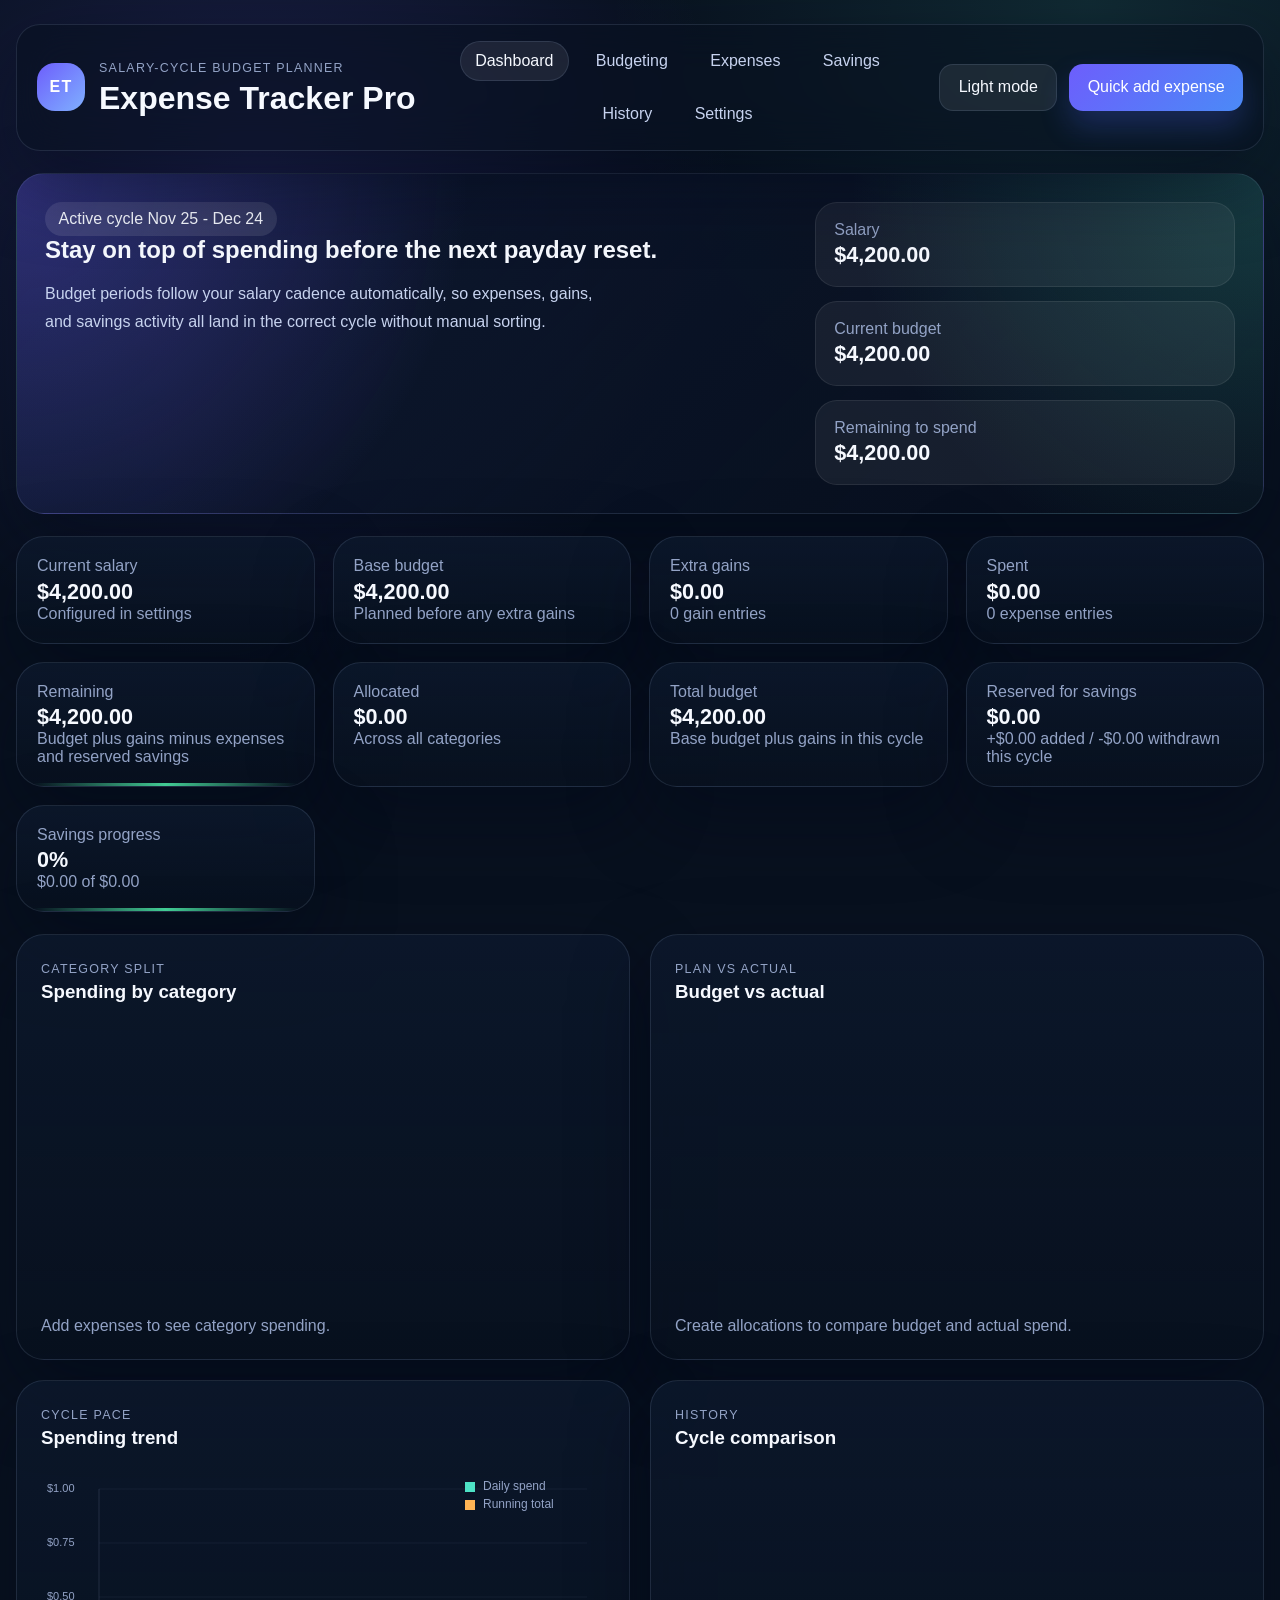
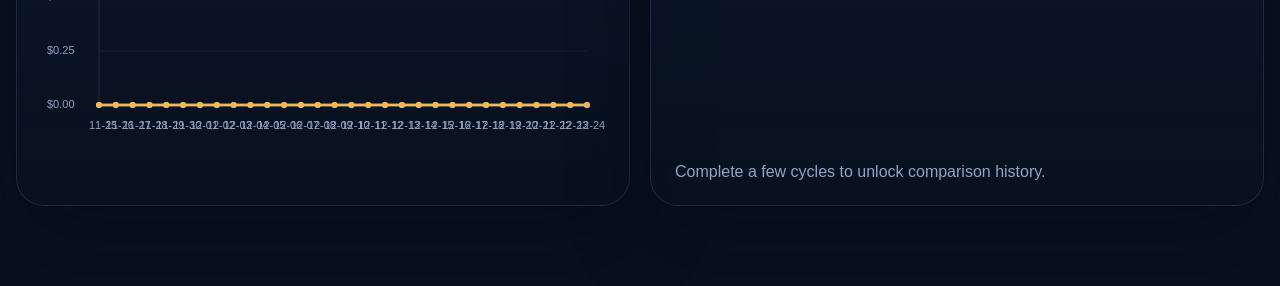
<file: index.html>
<!doctype html>
<html lang="en">
  <head>
    <meta charset="UTF-8" />
    <meta name="viewport" content="width=device-width, initial-scale=1.0" />
    <meta
      name="description"
      content="A polished salary-cycle expense tracker built with vanilla JavaScript, HTML, CSS, and localStorage."
    />
    <title>Expense Tracker Pro</title>
    <link rel="stylesheet" href="./assets/css/styles.css" />
    <script src="./assets/js/cycle.js" defer></script>
    <script src="./assets/js/defaults.js" defer></script>
    <script src="./assets/js/storage.js" defer></script>
    <script src="./assets/js/validation.js" defer></script>
    <script src="./assets/js/logic.js" defer></script>
    <script src="./assets/js/ui.js" defer></script>
    <script src="./assets/js/charts.js" defer></script>
    <script src="./assets/js/app.js" defer></script>
  </head>
  <body data-page="dashboard">
    <div id="app"></div>
    <div id="modal-root"></div>
    <div id="toast-root" aria-live="polite" aria-atomic="true"></div>
  </body>
</html>
</file>
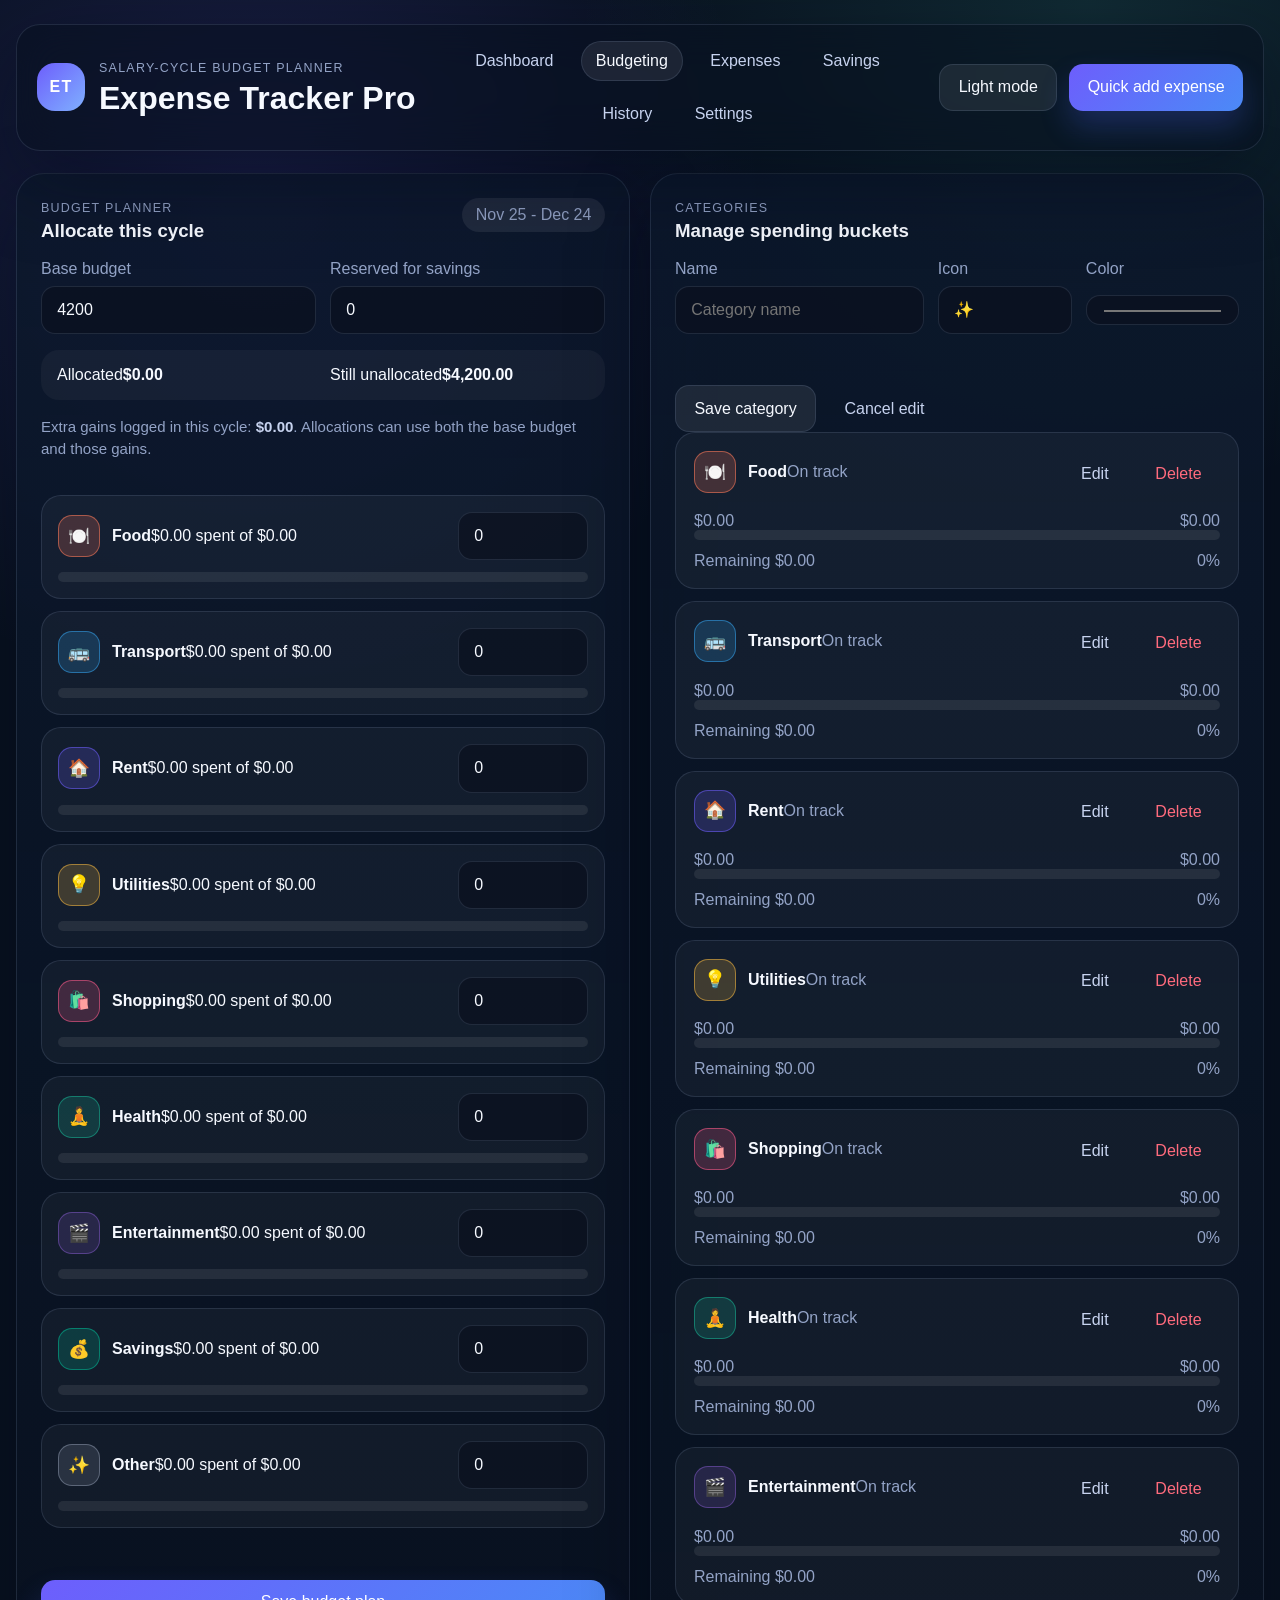
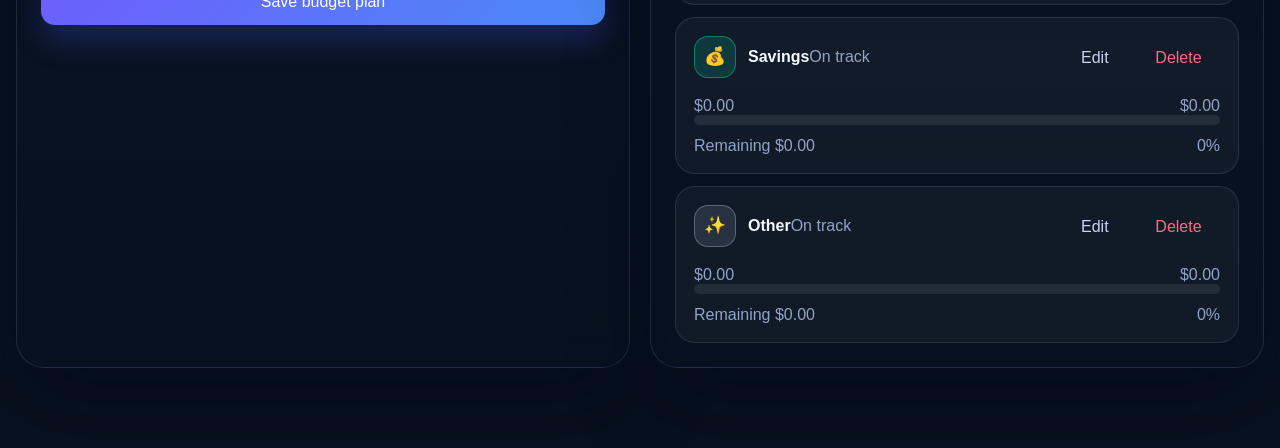
<file: budgeting.html>
<!doctype html>
<html lang="en">
  <head>
    <meta charset="UTF-8" />
    <meta name="viewport" content="width=device-width, initial-scale=1.0" />
    <meta
      name="description"
      content="A polished salary-cycle expense tracker built with vanilla JavaScript, HTML, CSS, and localStorage."
    />
    <title>Expense Tracker Pro - Budgeting</title>
    <link rel="stylesheet" href="./assets/css/styles.css" />
    <script src="./assets/js/cycle.js" defer></script>
    <script src="./assets/js/defaults.js" defer></script>
    <script src="./assets/js/storage.js" defer></script>
    <script src="./assets/js/validation.js" defer></script>
    <script src="./assets/js/logic.js" defer></script>
    <script src="./assets/js/ui.js" defer></script>
    <script src="./assets/js/charts.js" defer></script>
    <script src="./assets/js/app.js" defer></script>
  </head>
  <body data-page="budgeting">
    <div id="app"></div>
    <div id="modal-root"></div>
    <div id="toast-root" aria-live="polite" aria-atomic="true"></div>
  </body>
</html>
</file>
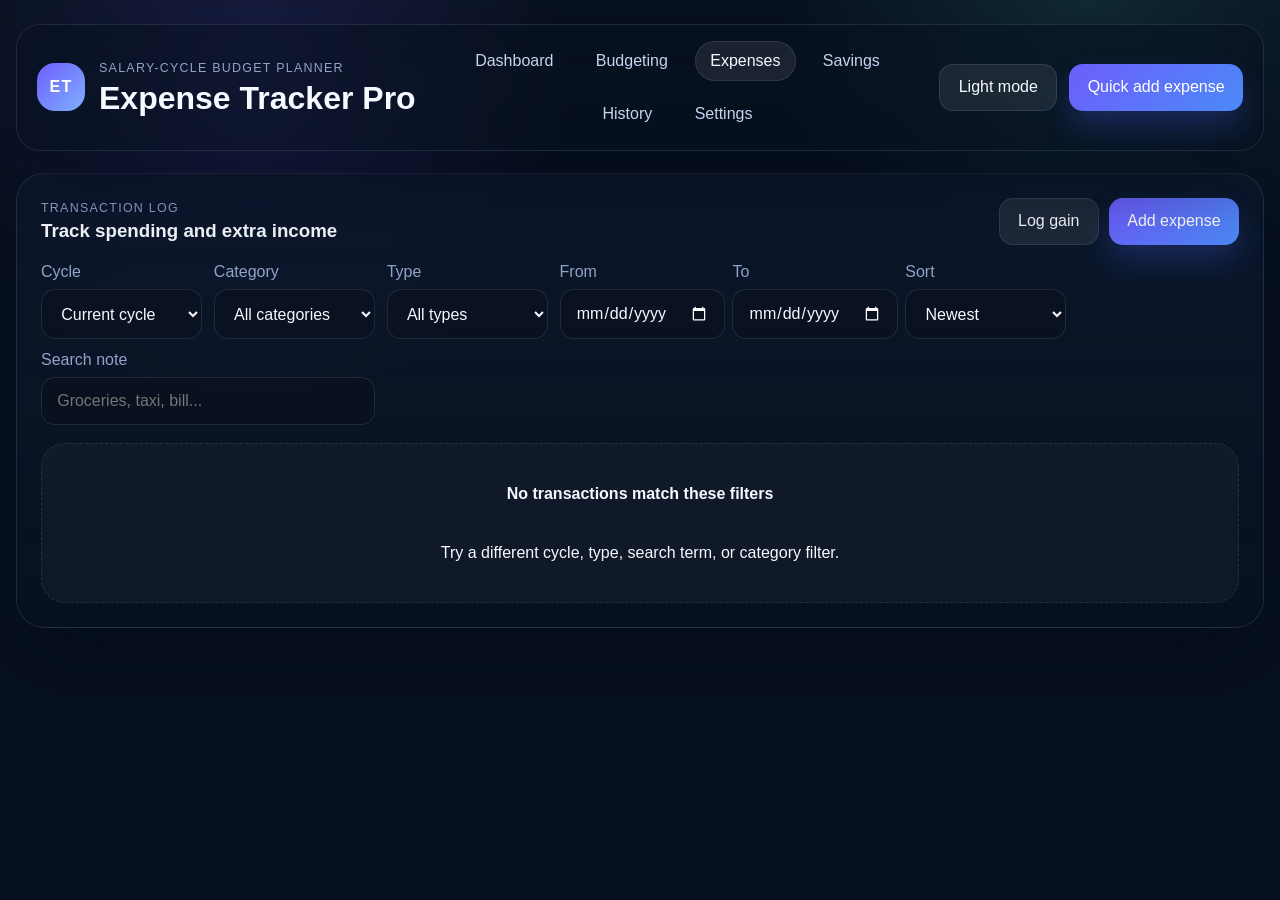
<file: expenses.html>
<!doctype html>
<html lang="en">
  <head>
    <meta charset="UTF-8" />
    <meta name="viewport" content="width=device-width, initial-scale=1.0" />
    <meta
      name="description"
      content="A polished salary-cycle expense tracker built with vanilla JavaScript, HTML, CSS, and localStorage."
    />
    <title>Expense Tracker Pro - Expenses</title>
    <link rel="stylesheet" href="./assets/css/styles.css" />
    <script src="./assets/js/cycle.js" defer></script>
    <script src="./assets/js/defaults.js" defer></script>
    <script src="./assets/js/storage.js" defer></script>
    <script src="./assets/js/validation.js" defer></script>
    <script src="./assets/js/logic.js" defer></script>
    <script src="./assets/js/ui.js" defer></script>
    <script src="./assets/js/charts.js" defer></script>
    <script src="./assets/js/app.js" defer></script>
  </head>
  <body data-page="expenses">
    <div id="app"></div>
    <div id="modal-root"></div>
    <div id="toast-root" aria-live="polite" aria-atomic="true"></div>
  </body>
</html>
</file>
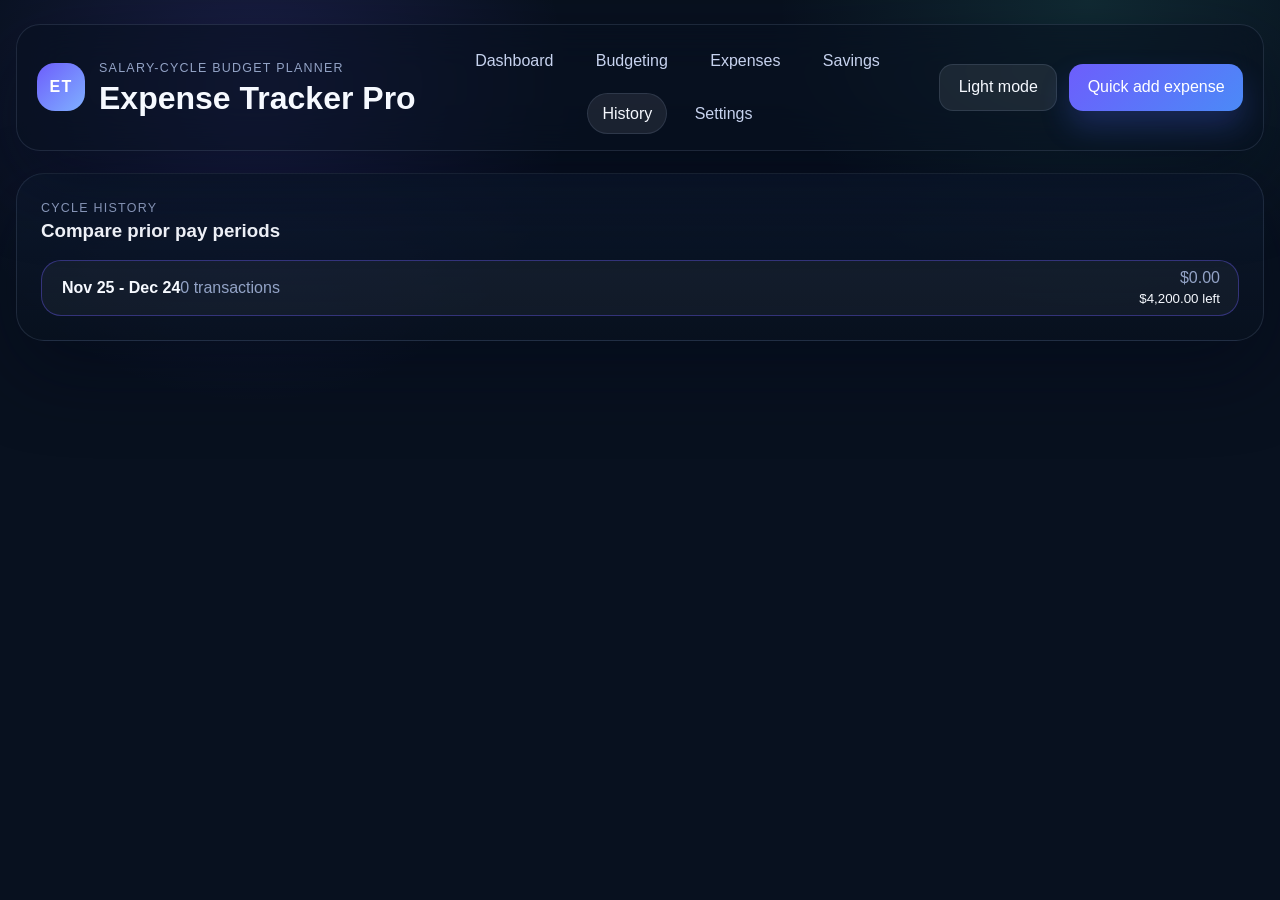
<file: history.html>
<!doctype html>
<html lang="en">
  <head>
    <meta charset="UTF-8" />
    <meta name="viewport" content="width=device-width, initial-scale=1.0" />
    <meta
      name="description"
      content="A polished salary-cycle expense tracker built with vanilla JavaScript, HTML, CSS, and localStorage."
    />
    <title>Expense Tracker Pro - History</title>
    <link rel="stylesheet" href="./assets/css/styles.css" />
    <script src="./assets/js/cycle.js" defer></script>
    <script src="./assets/js/defaults.js" defer></script>
    <script src="./assets/js/storage.js" defer></script>
    <script src="./assets/js/validation.js" defer></script>
    <script src="./assets/js/logic.js" defer></script>
    <script src="./assets/js/ui.js" defer></script>
    <script src="./assets/js/charts.js" defer></script>
    <script src="./assets/js/app.js" defer></script>
  </head>
  <body data-page="history">
    <div id="app"></div>
    <div id="modal-root"></div>
    <div id="toast-root" aria-live="polite" aria-atomic="true"></div>
  </body>
</html>
</file>
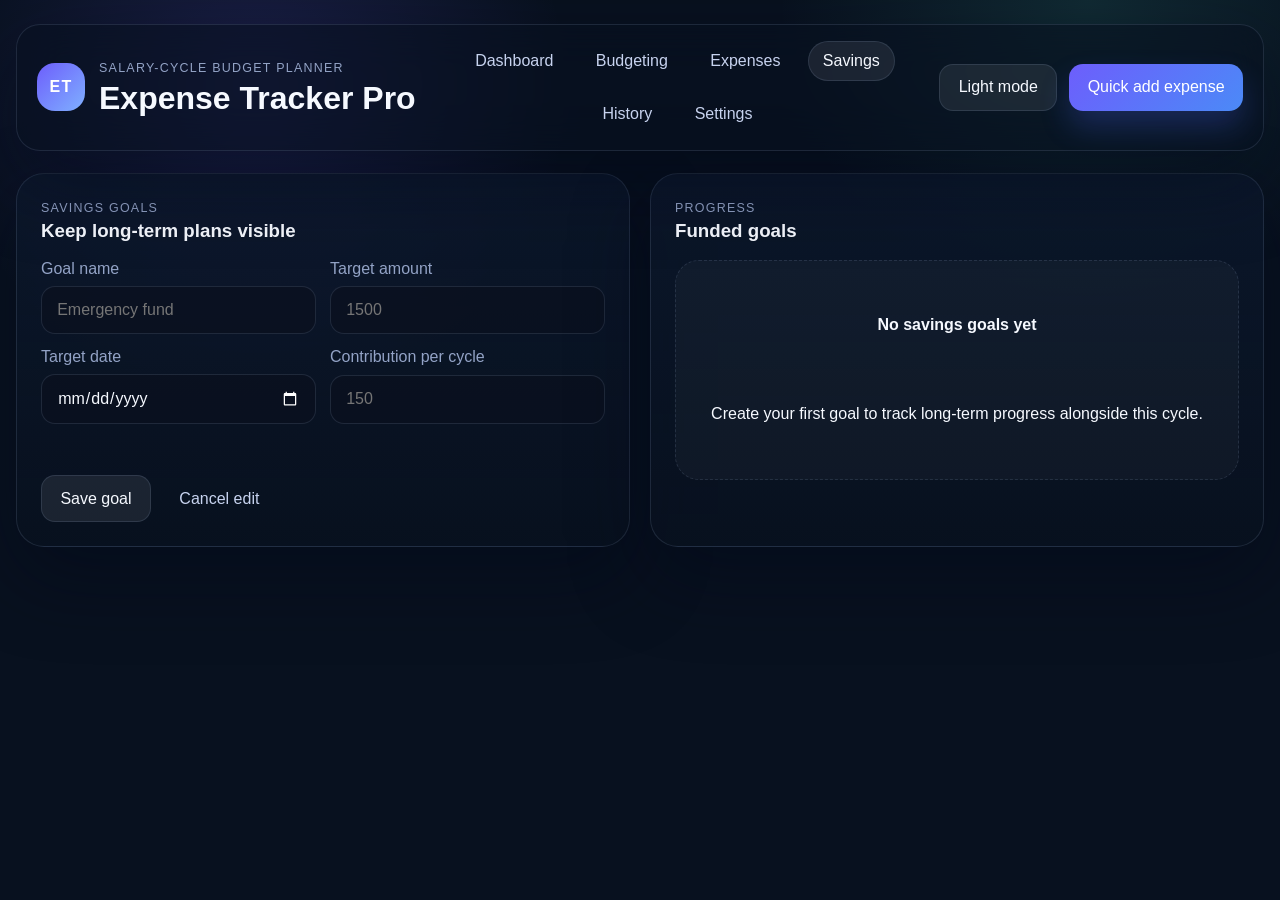
<file: savings.html>
<!doctype html>
<html lang="en">
  <head>
    <meta charset="UTF-8" />
    <meta name="viewport" content="width=device-width, initial-scale=1.0" />
    <meta
      name="description"
      content="A polished salary-cycle expense tracker built with vanilla JavaScript, HTML, CSS, and localStorage."
    />
    <title>Expense Tracker Pro - Savings</title>
    <link rel="stylesheet" href="./assets/css/styles.css" />
    <script src="./assets/js/cycle.js" defer></script>
    <script src="./assets/js/defaults.js" defer></script>
    <script src="./assets/js/storage.js" defer></script>
    <script src="./assets/js/validation.js" defer></script>
    <script src="./assets/js/logic.js" defer></script>
    <script src="./assets/js/ui.js" defer></script>
    <script src="./assets/js/charts.js" defer></script>
    <script src="./assets/js/app.js" defer></script>
  </head>
  <body data-page="savings">
    <div id="app"></div>
    <div id="modal-root"></div>
    <div id="toast-root" aria-live="polite" aria-atomic="true"></div>
  </body>
</html>
</file>
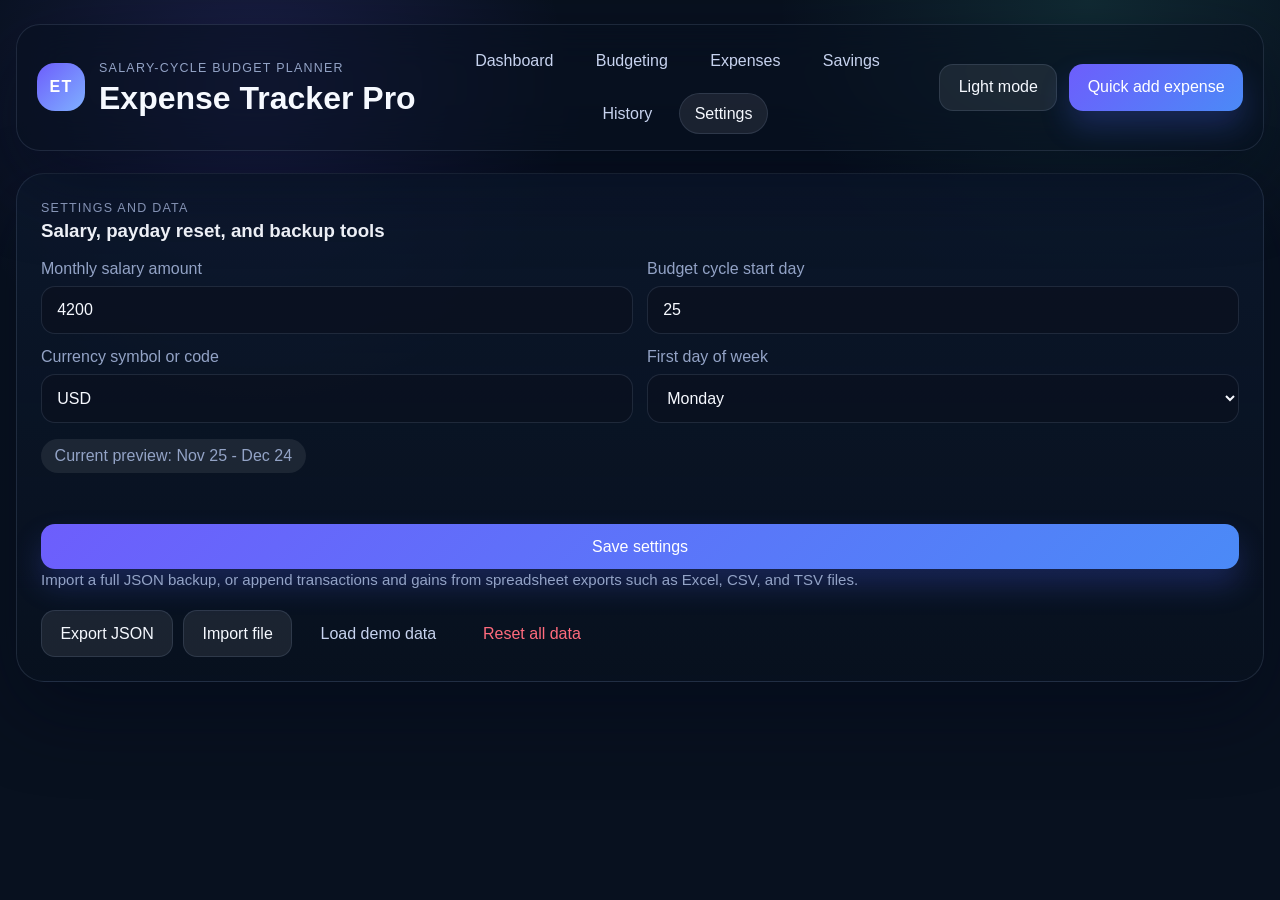
<file: settings.html>
<!doctype html>
<html lang="en">
  <head>
    <meta charset="UTF-8" />
    <meta name="viewport" content="width=device-width, initial-scale=1.0" />
    <meta
      name="description"
      content="A polished salary-cycle expense tracker built with vanilla JavaScript, HTML, CSS, and localStorage."
    />
    <title>Expense Tracker Pro - Settings</title>
    <link rel="stylesheet" href="./assets/css/styles.css" />
    <script src="./assets/js/cycle.js" defer></script>
    <script src="./assets/js/defaults.js" defer></script>
    <script src="./assets/js/vendor/xlsx.full.min.js" defer></script>
    <script src="./assets/js/storage.js" defer></script>
    <script src="./assets/js/validation.js" defer></script>
    <script src="./assets/js/logic.js" defer></script>
    <script src="./assets/js/ui.js" defer></script>
    <script src="./assets/js/charts.js" defer></script>
    <script src="./assets/js/app.js" defer></script>
  </head>
  <body data-page="settings">
    <div id="app"></div>
    <div id="modal-root"></div>
    <div id="toast-root" aria-live="polite" aria-atomic="true"></div>
  </body>
</html>
</file>
<file: assets/css/styles.css>
:root {
  color-scheme: dark;
  --bg: #08111f;
  --bg-elevated: rgba(12, 24, 44, 0.84);
  --bg-soft: rgba(21, 35, 60, 0.78);
  --panel-border: rgba(190, 214, 255, 0.12);
  --panel-shadow: 0 30px 80px rgba(2, 8, 23, 0.42);
  --text-main: #f6f9ff;
  --text-muted: #93a3c6;
  --text-soft: #c7d3ef;
  --accent: #6d5efc;
  --accent-2: #4de2c5;
  --accent-3: #ffb454;
  --danger: #ff6b7d;
  --success: #45d49a;
  --warning: #ffb347;
  --input-bg: rgba(10, 17, 31, 0.7);
  --chip-bg: rgba(255, 255, 255, 0.08);
  --hero-glow: radial-gradient(circle at top left, rgba(109, 94, 252, 0.36), transparent 35%),
    radial-gradient(circle at top right, rgba(77, 226, 197, 0.2), transparent 32%),
    linear-gradient(135deg, rgba(13, 24, 47, 0.96), rgba(7, 14, 28, 0.84));
}

:root[data-theme="light"] {
  color-scheme: light;
  --bg: #edf3fb;
  --bg-elevated: rgba(255, 255, 255, 0.92);
  --bg-soft: rgba(255, 255, 255, 0.72);
  --panel-border: rgba(52, 84, 133, 0.13);
  --panel-shadow: 0 24px 60px rgba(55, 84, 170, 0.12);
  --text-main: #13203c;
  --text-muted: #607091;
  --text-soft: #334363;
  --accent: #5f55f3;
  --accent-2: #0aa98c;
  --accent-3: #f09f2d;
  --danger: #dc4f63;
  --success: #178f60;
  --warning: #e38a17;
  --input-bg: rgba(245, 248, 253, 0.92);
  --chip-bg: rgba(19, 32, 60, 0.06);
  --hero-glow: radial-gradient(circle at top left, rgba(109, 94, 252, 0.22), transparent 34%),
    radial-gradient(circle at top right, rgba(77, 226, 197, 0.18), transparent 30%),
    linear-gradient(135deg, rgba(255, 255, 255, 0.98), rgba(242, 246, 252, 0.94));
}

* {
  box-sizing: border-box;
}

html {
  scroll-behavior: smooth;
}

body {
  margin: 0;
  min-height: 100vh;
  font-family: "Avenir Next", "Segoe UI", "Helvetica Neue", sans-serif;
  background:
    radial-gradient(circle at 20% 10%, rgba(109, 94, 252, 0.18), transparent 24%),
    radial-gradient(circle at 85% 0%, rgba(77, 226, 197, 0.12), transparent 22%),
    linear-gradient(180deg, rgba(8, 17, 31, 0.1), transparent 30%),
    var(--bg);
  color: var(--text-main);
}

html.modal-open,
body.modal-open {
  overflow: hidden;
}

a {
  color: inherit;
}

button,
input,
select {
  font: inherit;
}

button {
  border: 0;
  cursor: pointer;
}

input,
select {
  width: 100%;
  border: 1px solid var(--panel-border);
  border-radius: 14px;
  padding: 0.88rem 0.95rem;
  color: var(--text-main);
  background: var(--input-bg);
  outline: none;
  transition: border-color 160ms ease, transform 160ms ease, box-shadow 160ms ease;
}

input:focus,
select:focus {
  border-color: rgba(109, 94, 252, 0.56);
  box-shadow: 0 0 0 4px rgba(109, 94, 252, 0.12);
}

.shell {
  width: min(1400px, calc(100% - 32px));
  margin: 0 auto;
  padding: 24px 0 80px;
}

.topbar {
  position: sticky;
  top: 12px;
  z-index: 20;
  display: grid;
  grid-template-columns: auto 1fr auto;
  gap: 20px;
  align-items: center;
  padding: 16px 20px;
  margin-bottom: 22px;
  backdrop-filter: blur(22px);
  background: rgba(8, 17, 31, 0.58);
  border: 1px solid var(--panel-border);
  border-radius: 24px;
  box-shadow: var(--panel-shadow);
}

:root[data-theme="light"] .topbar {
  background: rgba(255, 255, 255, 0.7);
}

.brand-block {
  display: flex;
  align-items: center;
  gap: 14px;
}

.brand-mark {
  width: 48px;
  height: 48px;
  display: grid;
  place-items: center;
  border-radius: 18px;
  background: linear-gradient(135deg, var(--accent), #7fb0ff);
  color: #fff;
  font-family: "Trebuchet MS", "Avenir Next", sans-serif;
  font-weight: 700;
  letter-spacing: 0.08em;
}

.topbar h1,
.hero-card h2,
.panel-heading h3 {
  font-family: "Trebuchet MS", "Avenir Next", sans-serif;
  margin: 0;
}

.eyebrow {
  display: inline-flex;
  margin-bottom: 5px;
  font-size: 0.78rem;
  letter-spacing: 0.1em;
  text-transform: uppercase;
  color: var(--text-muted);
}

.jump-nav {
  display: flex;
  flex-wrap: wrap;
  justify-content: center;
  gap: 12px;
}

.jump-nav a {
  text-decoration: none;
  padding: 0.7rem 0.95rem;
  color: var(--text-soft);
  border-radius: 999px;
  background: transparent;
  transition: background 180ms ease, color 180ms ease, transform 180ms ease;
}

.jump-nav a:hover {
  background: var(--chip-bg);
  color: var(--text-main);
  transform: translateY(-1px);
}

.jump-nav a.active {
  background: var(--chip-bg);
  color: var(--text-main);
  box-shadow: inset 0 0 0 1px var(--panel-border);
}

.topbar-actions {
  display: flex;
  flex-wrap: wrap;
  gap: 12px;
  justify-content: flex-end;
}

.page-content {
  display: grid;
  gap: 22px;
}

.hero-card,
.panel-card,
.metric-card {
  position: relative;
  overflow: hidden;
  border-radius: 28px;
  border: 1px solid var(--panel-border);
  box-shadow: var(--panel-shadow);
}

.hero-card {
  display: grid;
  grid-template-columns: minmax(0, 1.6fr) minmax(280px, 0.9fr);
  gap: 24px;
  padding: 28px;
  background: var(--hero-glow);
}

.hero-copy p {
  max-width: 62ch;
  margin-bottom: 0;
  color: var(--text-soft);
  line-height: 1.75;
}

.hero-stats {
  display: grid;
  gap: 14px;
}

.hero-stats div {
  padding: 18px;
  border-radius: 22px;
  background: rgba(255, 255, 255, 0.06);
  border: 1px solid rgba(255, 255, 255, 0.08);
}

:root[data-theme="light"] .hero-stats div {
  background: rgba(255, 255, 255, 0.8);
  border-color: rgba(52, 84, 133, 0.08);
}

.hero-stats span,
.metric-label,
.metric-detail,
.panel-heading span:last-child,
.category-card span,
.goal-card span,
.history-row span,
label span,
.chart-empty-note,
.form-feedback,
.pill.subtle {
  color: var(--text-muted);
}

.hero-stats strong,
.metric-value,
.goal-amounts strong {
  display: block;
  margin-top: 0.2rem;
  font-size: 1.35rem;
}

.stats-grid {
  display: grid;
  grid-template-columns: repeat(4, minmax(0, 1fr));
  gap: 18px;
}

.metric-card {
  padding: 20px;
  background: linear-gradient(180deg, var(--bg-elevated), rgba(8, 17, 31, 0.7));
}

:root[data-theme="light"] .metric-card {
  background: linear-gradient(180deg, rgba(255, 255, 255, 0.96), rgba(247, 249, 252, 0.92));
}

.metric-card.success::after,
.metric-card.danger::after {
  content: "";
  position: absolute;
  inset: auto 16px 0 16px;
  height: 3px;
  border-radius: 999px;
}

.metric-card.success::after {
  background: linear-gradient(90deg, transparent, var(--success), transparent);
}

.metric-card.danger::after {
  background: linear-gradient(90deg, transparent, var(--danger), transparent);
}

.panel-grid {
  display: grid;
  gap: 20px;
}

.charts-grid {
  grid-template-columns: repeat(2, minmax(0, 1fr));
}

.two-column {
  grid-template-columns: repeat(2, minmax(0, 1fr));
}

.panel-card {
  padding: 24px;
  background: linear-gradient(180deg, var(--bg-elevated), rgba(8, 17, 31, 0.68));
}

:root[data-theme="light"] .panel-card {
  background: linear-gradient(180deg, rgba(255, 255, 255, 0.94), rgba(249, 250, 252, 0.92));
}

.panel-heading {
  display: flex;
  justify-content: space-between;
  align-items: flex-start;
  gap: 16px;
  margin-bottom: 18px;
}

canvas {
  width: 100% !important;
  height: 280px !important;
}

.primary-button,
.secondary-button,
.ghost-button,
.file-button,
.icon-button {
  display: inline-flex;
  align-items: center;
  justify-content: center;
  gap: 8px;
  min-height: 44px;
  padding: 0.85rem 1.15rem;
  border-radius: 14px;
  transition: transform 160ms ease, box-shadow 160ms ease, background 160ms ease, color 160ms ease;
}

.primary-button:hover,
.secondary-button:hover,
.ghost-button:hover,
.file-button:hover,
.icon-button:hover {
  transform: translateY(-1px);
}

button:disabled {
  cursor: not-allowed;
  opacity: 0.58;
  transform: none;
  box-shadow: none;
}

.primary-button {
  color: #fff;
  background: linear-gradient(135deg, var(--accent), #4b8af7);
  box-shadow: 0 16px 30px rgba(76, 101, 255, 0.24);
}

.secondary-button,
.file-button {
  color: var(--text-main);
  background: rgba(255, 255, 255, 0.08);
  border: 1px solid var(--panel-border);
}

:root[data-theme="light"] .secondary-button,
:root[data-theme="light"] .file-button {
  background: rgba(245, 248, 253, 0.94);
}

.ghost-button,
.icon-button {
  color: var(--text-soft);
  background: transparent;
}

.ghost-button.danger {
  color: var(--danger);
}

.full-width {
  width: 100%;
}

.pill {
  display: inline-flex;
  align-items: center;
  padding: 0.5rem 0.85rem;
  border-radius: 999px;
  background: rgba(255, 255, 255, 0.1);
  color: var(--text-main);
}

.pill.subtle {
  background: var(--chip-bg);
}

.stack-form,
.compact-form {
  display: grid;
  gap: 16px;
}

.form-grid {
  display: grid;
  gap: 14px;
  grid-template-columns: repeat(2, minmax(0, 1fr));
}

.form-grid.triple {
  grid-template-columns: 1.3fr 0.7fr 0.8fr;
}

.form-grid.dual {
  grid-template-columns: repeat(2, minmax(0, 1fr));
}

.full-span {
  grid-column: 1 / -1;
}

label {
  display: grid;
  gap: 8px;
}

.budget-preview {
  display: grid;
  grid-template-columns: repeat(2, minmax(0, 1fr));
  gap: 14px;
  padding: 16px;
  border-radius: 18px;
  background: rgba(255, 255, 255, 0.04);
}

.budget-preview strong.negative {
  color: var(--danger);
}

.allocation-list,
.goal-grid,
.history-list,
.category-grid {
  display: grid;
  gap: 12px;
}

.allocation-row,
.history-row,
.goal-card,
.category-card {
  border-radius: 20px;
  border: 1px solid var(--panel-border);
  background: rgba(255, 255, 255, 0.04);
}

:root[data-theme="light"] .allocation-row,
:root[data-theme="light"] .history-row,
:root[data-theme="light"] .goal-card,
:root[data-theme="light"] .category-card {
  background: rgba(245, 248, 253, 0.8);
}

.allocation-row {
  padding: 16px;
  display: grid;
  gap: 12px;
}

.allocation-main {
  display: grid;
  grid-template-columns: minmax(0, 1fr) 130px;
  gap: 16px;
  align-items: center;
}

.allocation-label,
.category-title-wrap,
.table-category {
  display: flex;
  align-items: center;
  gap: 12px;
}

.table-category-stack {
  display: grid;
  gap: 8px;
}

.category-badge {
  width: 42px;
  height: 42px;
  display: grid;
  place-items: center;
  border-radius: 14px;
  background: color-mix(in srgb, var(--badge-color, var(--accent)) 20%, transparent);
  border: 1px solid color-mix(in srgb, var(--badge-color, var(--accent)) 55%, transparent);
  font-size: 1.1rem;
}

.progress-track {
  width: 100%;
  height: 10px;
  overflow: hidden;
  border-radius: 999px;
  background: rgba(255, 255, 255, 0.08);
}

.progress-fill {
  display: block;
  height: 100%;
  border-radius: inherit;
  background: linear-gradient(90deg, var(--accent), var(--accent-2));
}

.progress-track.near .progress-fill {
  background: linear-gradient(90deg, var(--accent-3), #ffd977);
}

.progress-track.over .progress-fill {
  background: linear-gradient(90deg, var(--danger), #ffa0ae);
}

.progress-track.savings .progress-fill {
  background: linear-gradient(90deg, var(--success), var(--accent-2));
}

.inline-actions,
.category-actions,
.table-actions,
.data-tools {
  display: flex;
  flex-wrap: wrap;
  gap: 10px;
}

.category-card,
.goal-card {
  padding: 18px;
}

.category-card-header,
.goal-header {
  display: flex;
  justify-content: space-between;
  align-items: flex-start;
  gap: 16px;
  margin-bottom: 16px;
}

.category-money-row,
.goal-footer,
.category-footer {
  display: flex;
  justify-content: space-between;
  gap: 14px;
  margin-top: 12px;
}

.category-card.over {
  border-color: rgba(255, 107, 125, 0.35);
}

.category-card.near {
  border-color: rgba(255, 180, 84, 0.3);
}

.filter-toolbar {
  display: grid;
  grid-template-columns: repeat(7, minmax(0, 1fr));
  gap: 12px;
  margin-bottom: 18px;
}

.filter-note,
.section-note {
  margin: 0 0 18px;
  color: var(--text-muted);
  font-size: 0.94rem;
  line-height: 1.5;
}

.section-note strong {
  color: var(--text-soft);
}

.search-field {
  grid-column: span 2;
}

.table-wrap {
  overflow-x: auto;
}

.expenses-table {
  width: 100%;
  border-collapse: collapse;
  min-width: 840px;
}

.expenses-table th,
.expenses-table td {
  padding: 16px 12px;
  text-align: left;
  vertical-align: top;
  border-bottom: 1px solid rgba(147, 163, 198, 0.12);
}

.expenses-table th {
  color: var(--text-muted);
  font-size: 0.88rem;
  font-weight: 700;
}

.amount-cell {
  font-weight: 700;
}

.checkbox-cell {
  width: 64px;
}

.checkbox-cell input {
  width: 18px;
  height: 18px;
  margin-top: 2px;
}

.amount-cell.positive {
  color: var(--success);
}

.table-date-stack,
.table-note-stack {
  display: grid;
  gap: 4px;
}

.table-note-meta {
  color: var(--text-muted);
  font-size: 0.84rem;
}

.transaction-tag {
  display: inline-flex;
  align-items: center;
  width: fit-content;
  padding: 0.28rem 0.62rem;
  border-radius: 999px;
  font-size: 0.78rem;
  font-weight: 700;
  letter-spacing: 0.02em;
  background: rgba(255, 255, 255, 0.08);
  color: var(--text-soft);
}

.transaction-tag.gain {
  background: rgba(69, 212, 154, 0.14);
  color: var(--success);
}

.transaction-tag.neutral {
  background: rgba(255, 255, 255, 0.08);
  color: var(--text-muted);
}

.history-row {
  padding: 8px;
  display: grid;
  grid-template-columns: minmax(0, 1fr) auto;
  align-items: center;
  gap: 12px;
}

.history-row.active {
  border-color: rgba(109, 94, 252, 0.38);
}

.history-main {
  padding: 10px 12px;
  text-align: left;
  color: inherit;
  background: transparent;
}

.history-money {
  display: grid;
  justify-items: end;
  gap: 4px;
  padding-right: 10px;
}

.empty-state {
  display: grid;
  place-items: center;
  gap: 8px;
  min-height: 220px;
  text-align: center;
  padding: 24px;
  border-radius: 24px;
  border: 1px dashed var(--panel-border);
  background: rgba(255, 255, 255, 0.03);
}

.empty-state.compact {
  min-height: 160px;
}

.settings-helper {
  display: flex;
}

.file-button {
  position: relative;
  overflow: hidden;
}

.file-button input {
  position: absolute;
  inset: 0;
  opacity: 0;
  cursor: pointer;
}

.form-feedback {
  min-height: 1.2rem;
  margin: 0;
  font-size: 0.92rem;
}

.form-feedback.error {
  color: var(--danger);
}

.form-feedback.success {
  color: var(--success);
}

.modal-helper {
  padding: 14px 16px;
  border-radius: 16px;
  border: 1px solid rgba(69, 212, 154, 0.22);
  background: rgba(69, 212, 154, 0.08);
  color: var(--text-soft);
}

.chart-empty-note {
  margin: 12px 0 0;
}

.modal-backdrop {
  position: fixed;
  inset: 0;
  z-index: 50;
  display: grid;
  place-items: center;
  padding: 18px;
  overflow: auto;
  overscroll-behavior: contain;
  background: rgba(5, 10, 20, 0.68);
  backdrop-filter: blur(14px);
}

.modal-shell {
  width: min(720px, 100%);
  max-height: calc(100vh - 36px);
  display: grid;
}

.modal-shell.wide {
  width: min(1080px, 100%);
}

.modal-card {
  padding: 22px;
  border-radius: 30px;
  border: 1px solid var(--panel-border);
  overflow: hidden;
  background: linear-gradient(180deg, var(--bg-elevated), rgba(8, 17, 31, 0.86));
  box-shadow: var(--panel-shadow);
}

:root[data-theme="light"] .modal-card {
  background: linear-gradient(180deg, rgba(255, 255, 255, 0.96), rgba(248, 250, 252, 0.94));
}

.modal-header {
  display: flex;
  justify-content: space-between;
  align-items: center;
  gap: 14px;
  margin-bottom: 18px;
}

.import-review-summary {
  display: flex;
  flex-wrap: wrap;
  justify-content: space-between;
  gap: 10px 18px;
}

.import-review-card {
  max-height: calc(100vh - 36px);
  display: grid;
  grid-template-rows: auto minmax(0, 1fr);
}

.import-review-card .stack-form {
  min-height: 0;
  display: grid;
  gap: 16px;
}

.import-review-card .table-wrap {
  min-height: 0;
  overflow-x: auto;
  overflow-y: hidden;
}

.import-review-table {
  min-width: 940px;
}

.pagination-bar {
  display: flex;
  flex-wrap: wrap;
  justify-content: space-between;
  align-items: center;
  gap: 12px;
}

.toast {
  position: fixed;
  right: 18px;
  bottom: 18px;
  z-index: 60;
  display: grid;
  gap: 4px;
  min-width: 260px;
  max-width: 360px;
  padding: 16px 18px;
  border-radius: 18px;
  background: rgba(10, 18, 34, 0.92);
  border: 1px solid var(--panel-border);
  box-shadow: var(--panel-shadow);
  animation: toast-in 220ms ease-out;
}

:root[data-theme="light"] .toast {
  background: rgba(255, 255, 255, 0.96);
}

.toast.success {
  border-color: rgba(69, 212, 154, 0.35);
}

.toast.error {
  border-color: rgba(255, 107, 125, 0.35);
}

.sr-only {
  position: absolute;
  width: 1px;
  height: 1px;
  padding: 0;
  margin: -1px;
  overflow: hidden;
  clip: rect(0, 0, 0, 0);
  white-space: nowrap;
  border: 0;
}

@keyframes toast-in {
  from {
    opacity: 0;
    transform: translateY(12px);
  }
  to {
    opacity: 1;
    transform: translateY(0);
  }
}

@media (max-width: 1160px) {
  .stats-grid,
  .charts-grid,
  .two-column {
    grid-template-columns: repeat(2, minmax(0, 1fr));
  }

  .filter-toolbar {
    grid-template-columns: repeat(4, minmax(0, 1fr));
  }

  .search-field {
    grid-column: span 2;
  }

  .topbar {
    grid-template-columns: 1fr;
  }

  .jump-nav,
  .topbar-actions {
    justify-content: flex-start;
  }
}

@media (max-width: 820px) {
  .shell {
    width: min(100% - 18px, 100%);
    padding-top: 16px;
  }

  .hero-card,
  .stats-grid,
  .charts-grid,
  .two-column,
  .form-grid,
  .form-grid.triple,
  .form-grid.dual,
  .filter-toolbar,
  .budget-preview {
    grid-template-columns: 1fr;
  }

  .hero-card {
    padding: 22px;
  }

  .allocation-main {
    grid-template-columns: 1fr;
  }

  .category-card-header,
  .goal-header,
  .panel-heading,
  .history-row,
  .category-footer,
  .goal-footer {
    grid-template-columns: 1fr;
    display: grid;
  }

  .search-field {
    grid-column: auto;
  }

  .topbar {
    top: 8px;
    padding: 14px;
    border-radius: 20px;
  }

  .hero-copy p {
    line-height: 1.6;
  }
}
</file>
